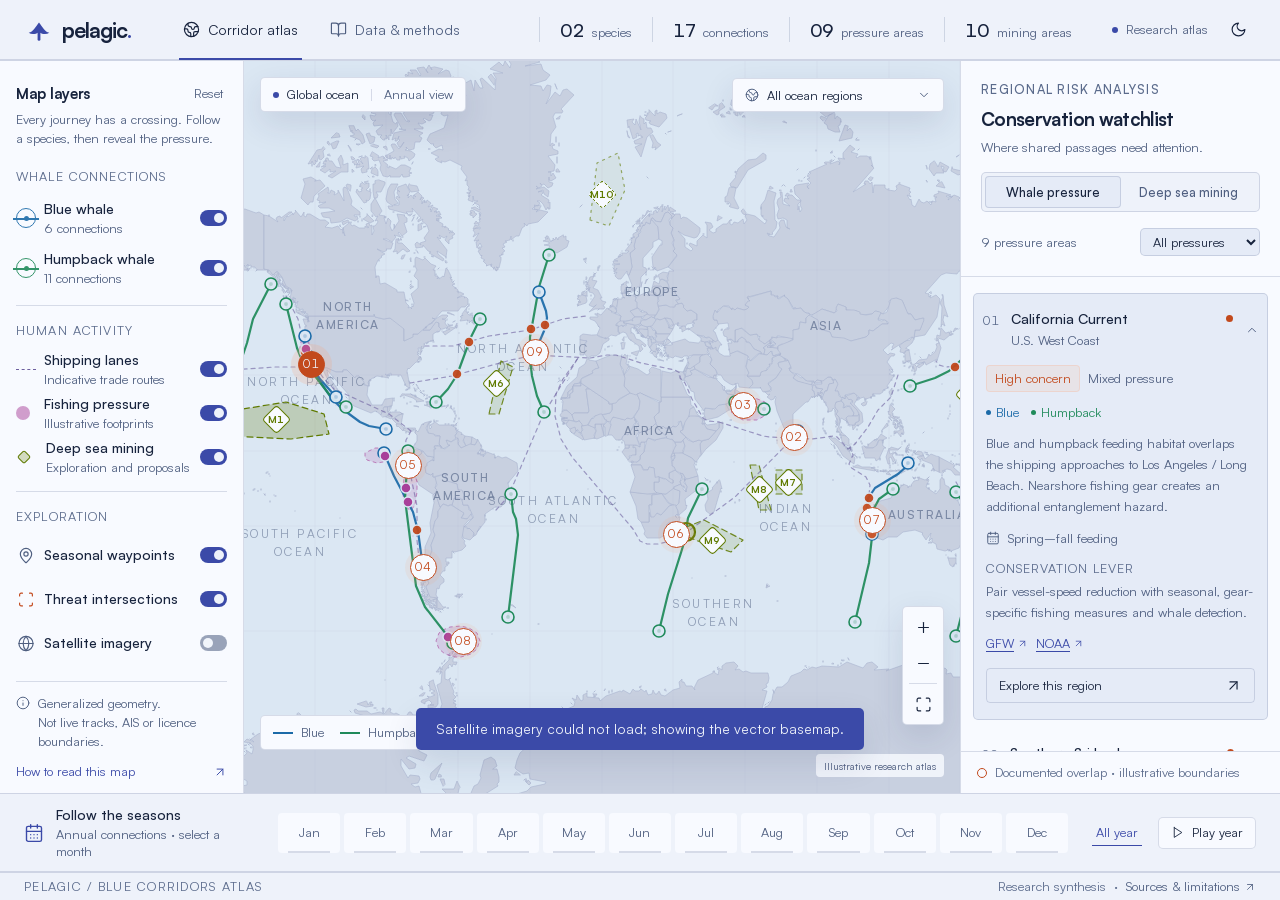
<file: index.html>
<!doctype html>
<html lang="en" data-theme="dark">
<head><meta charset="UTF-8"><meta name="viewport" content="width=device-width,initial-scale=1"><meta name="theme-color" content="#121d1c"><title>Pelagic — Whale Corridor Atlas</title><meta name="description" content="An interactive research atlas of blue and humpback whale migration, commercial shipping, fishing and deep sea mining pressures."><link rel="icon" href="favicon.svg" type="image/svg+xml"><link rel="stylesheet" href="css/fonts.css"><link rel="stylesheet" href="vendor/leaflet.css"><link rel="stylesheet" href="css/style.css"><script src="vendor/leaflet.js" defer></script><script src="vendor/lucide.js" defer></script><script src="js/data.js" defer></script><script src="js/geo.js" defer></script><script src="js/mining.js" defer></script><script src="js/mining-geo.js" defer></script><script src="js/app.js" defer></script><script>if(/[?&]embed(=|&|$)/.test(location.search))document.documentElement.classList.add('embed')</script></head>
<body>
<a class="skip-link" href="#map-main">Skip to map</a>
<div class="app">
<header class="topbar"><h1 class="sr-only">Pelagic whale corridor atlas</h1>
 <a class="brand" href="#" aria-label="Pelagic home"><svg aria-label="Pelagic logo" width="30" height="30" viewBox="0 0 32 32" fill="none"><path d="M5 19C10 18 12 13 16 8C20 13 22 18 27 19C24 21 20 21 16 18C12 21 8 21 5 19Z" fill="currentColor"/><path d="M16 18V26" stroke="currentColor" stroke-width="3" stroke-linecap="round"/></svg><span>pelagic<span class="brand-dot">.</span></span></a>
 <nav class="main-nav" aria-label="Main navigation"><button class="nav-link active" id="atlas-nav"><i data-lucide="globe-2"></i>Corridor atlas</button><button class="nav-link" data-modal="methods"><i data-lucide="book-open"></i>Data & methods</button></nav>
 <div class="summary" aria-label="Atlas summary"><div><strong id="species-count">02</strong><span>species</span></div><div><strong id="corridor-count">17</strong><span>connections</span></div><div><strong id="risk-count">09</strong><span>pressure areas</span></div><div><strong id="mine-count">10</strong><span>mining areas</span></div></div><div class="header-actions"><span class="research-tag"><span></span>Research atlas</span><button class="icon-button" id="theme-button" title="Switch color theme" aria-label="Switch color theme"><i data-lucide="sun"></i></button></div>
</header>

<main class="workspace" id="map-main">
  <aside class="layers-panel" id="layers-panel" aria-label="Map layers">
   <div class="panel-title"><h2>Map layers</h2><button class="text-button" id="reset-layers">Reset</button><button class="icon-button mobile-close" id="close-layers" aria-label="Close layer panel"><i data-lucide="x"></i></button></div>
   <p class="panel-helper">Every journey has a crossing. Follow a species, then reveal the pressure.</p>
   <h3 class="group-label">WHALE CONNECTIONS</h3>
   <label class="layer-item"><span class="species-swatch blue"></span><span class="layer-copy"><strong>Blue whale</strong><small><span id="blue-count">6</span> connections</small></span><input type="checkbox" id="layer-blue" checked><span class="toggle" aria-hidden="true"></span></label>
   <label class="layer-item"><span class="species-swatch humpback"></span><span class="layer-copy"><strong>Humpback whale</strong><small><span id="humpback-count">11</span> connections</small></span><input type="checkbox" id="layer-humpback" checked><span class="toggle" aria-hidden="true"></span></label>
   <div class="layer-rule"></div><h3 class="group-label">HUMAN ACTIVITY</h3>
   <label class="layer-item compact"><span class="line-key shipping"></span><span class="layer-copy"><strong>Shipping lanes</strong><small>Indicative trade routes</small></span><input type="checkbox" id="layer-shipping" checked><span class="toggle" aria-hidden="true"></span></label>
   <label class="layer-item compact"><span class="spot-key fishing"></span><span class="layer-copy"><strong>Fishing pressure</strong><small>Illustrative footprints</small></span><input type="checkbox" id="layer-fishing" checked><span class="toggle" aria-hidden="true"></span></label>
   <label class="layer-item compact"><span class="diamond-key mining"></span><span class="layer-copy"><strong>Deep sea mining</strong><small>Exploration and proposals</small></span><input type="checkbox" id="layer-mining" checked><span class="toggle" aria-hidden="true"></span></label>
   <div class="layer-rule"></div><h3 class="group-label">EXPLORATION</h3>
   <label class="layer-item compact"><i data-lucide="map-pin" class="layer-icon"></i><span class="layer-copy"><strong>Seasonal waypoints</strong></span><input type="checkbox" id="layer-waypoints" checked><span class="toggle" aria-hidden="true"></span></label>
   <label class="layer-item compact"><i data-lucide="scan" class="layer-icon threat"></i><span class="layer-copy"><strong>Threat intersections</strong></span><input type="checkbox" id="layer-threats" checked><span class="toggle" aria-hidden="true"></span></label>
      <label class="layer-item compact"><i data-lucide="globe" class="layer-icon"></i><span class="layer-copy"><strong>Satellite imagery</strong></span><input type="checkbox" id="layer-sat" checked><span class="toggle" aria-hidden="true"></span></label>
   <div class="layer-notice"><i data-lucide="info"></i><span>Generalized geometry.<br>Not live tracks, AIS or licence boundaries.</span></div>
   <button class="method-link" data-modal="methods">How to read this map <i data-lucide="arrow-up-right"></i></button>
  </aside>
 <section class="map-shell" aria-label="Interactive whale migration map">
  <div id="map" role="region" aria-label="World map. Drag to pan, scroll to zoom; use the watchlist to explore pressure areas."></div>
  <div class="map-filterbar"><div class="view-label"><span class="status-dot"></span><span id="view-title">Global ocean</span><span class="divider"></span><span id="view-season">Annual view</span></div><label class="region-select"><i data-lucide="globe-2"></i><select id="region" aria-label="Filter ocean region"><option value="Global">All ocean regions</option><option>North Pacific</option><option>North Atlantic</option><option>South Pacific</option><option>South Atlantic</option><option>Indian Ocean</option><option>Southern Ocean</option></select><i data-lucide="chevron-down"></i></label></div>

  <div class="mobile-map-buttons"><button class="button" id="show-layers"><i data-lucide="sliders-horizontal"></i>Layers</button><button class="button" id="show-risks"><i data-lucide="scan"></i>Watchlist</button></div>
  <div class="map-toolbar" aria-label="Map controls"><button id="zoom-in" class="icon-button" aria-label="Zoom in" title="Zoom in"><i data-lucide="plus"></i></button><button id="zoom-out" class="icon-button" aria-label="Zoom out" title="Zoom out"><i data-lucide="minus"></i></button><span></span><button id="reset-map" class="icon-button" aria-label="Reset global map" title="Reset global map"><i data-lucide="maximize"></i></button></div>
  <div class="map-bottom"><div class="map-legend"><span><b class="line-key blue"></b>Blue</span><span><b class="line-key humpback"></b>Humpback</span><span><b class="line-key shipping"></b>Shipping</span><span><b class="spot-key fishing"></b>Fishing</span><span><b class="diamond-key mining"></b>Mining</span><span class="key-detail">Dashed = resident</span></div><span class="map-scale-note"><span id="sat-credit">Sources: Esri, Maxar, Earthstar Geographics, and the GIS User Community</span><span id="atlas-note">Illustrative research atlas</span></span></div>
  <div class="map-loading" id="map-loading" role="status"><span class="spinner"></span>Loading map</div>
  <div class="map-empty" id="map-empty" hidden><i data-lucide="waves"></i><strong>No whale layers selected</strong><span>Turn on a species to follow its journey.</span><button class="button" id="restore-species">Show both species</button></div>
  <div class="map-error" id="map-error" hidden><strong>The map could not load</strong><p>The mapping library did not load. You can still explore the regional watchlist and sources.</p></div>
 </section>
 <aside class="risk-panel" id="risk-panel" aria-label="Regional risk analysis">
  <div class="risk-header"><div class="eyebrow">REGIONAL RISK ANALYSIS</div><div class="panel-title"><h2>Conservation watchlist</h2><button id="close-risks" class="icon-button mobile-close" aria-label="Close watchlist"><i data-lucide="x"></i></button></div><p id="panel-sub">Where shared passages need attention.</p><div class="seg" role="tablist" aria-label="Watchlist type"><button role="tab" id="seg-whale" aria-selected="true" class="active">Whale pressure</button><button role="tab" id="seg-mining" aria-selected="false">Deep sea mining</button></div><div class="risk-tools"><span id="watch-count">9 pressure areas</span><select id="threat-filter" aria-label="Filter by threat"><option value="all">All pressures</option><option value="ship">Shipping</option><option value="fish">Fishing</option><option value="mixed">Mixed pressure</option></select></div></div>
  <div class="risk-content"><div id="mine-intro" class="mine-intro" hidden></div><div id="risk-list" class="risk-list"></div><div class="watchlist-note"><i data-lucide="info"></i><span id="watch-note">Qualitative priorities drawn from cited sources, not a quantified risk model.</span></div></div>
  <div class="risk-footer" id="risk-footer"><span class="legend-ring"></span><span id="footer-text">Documented overlap · illustrative boundaries</span></div>
 </aside>
</main>
<section class="timeline" aria-label="Seasonal exploration"><div class="timeline-title"><i data-lucide="calendar-days"></i><div><h2>Follow the seasons</h2><p id="season-description">Annual connections · select a month</p></div></div><div class="month-row" id="months" aria-label="Select month"></div><div class="timeline-actions"><button class="text-button annual-button active" id="all-year" aria-pressed="true">All year</button><button class="button play-button" id="play" aria-label="Play seasonal animation"><i data-lucide="play"></i><span>Play year</span></button></div></section>
<footer class="footer"><span>PELAGIC / BLUE CORRIDORS ATLAS</span><span><span class="foot-note">Research synthesis</span><button data-modal="methods" class="text-button embed-only">About the map</button><a class="text-button embed-open" id="open-full" target="_blank" rel="noopener" hidden>Open full atlas <i data-lucide="arrow-up-right"></i></a><button data-modal="sources" class="text-button">Sources & limitations <i data-lucide="arrow-up-right"></i></button></span></footer>
</div>
<dialog id="info-dialog"><div class="dialog-head"><div><div class="eyebrow">THE SCIENCE BEHIND THE MAP</div><h2>Data, methods & limitations</h2></div><button class="icon-button" id="close-dialog" aria-label="Close data dialog"><i data-lucide="x"></i></button></div><div class="dialog-tabs"><button class="active" id="tab-methods">How to read</button><button id="tab-sources">Source library</button></div><div class="dialog-body" id="dialog-body"></div></dialog>
<div class="toast" id="toast" role="status" hidden></div>
</body></html>
</file>
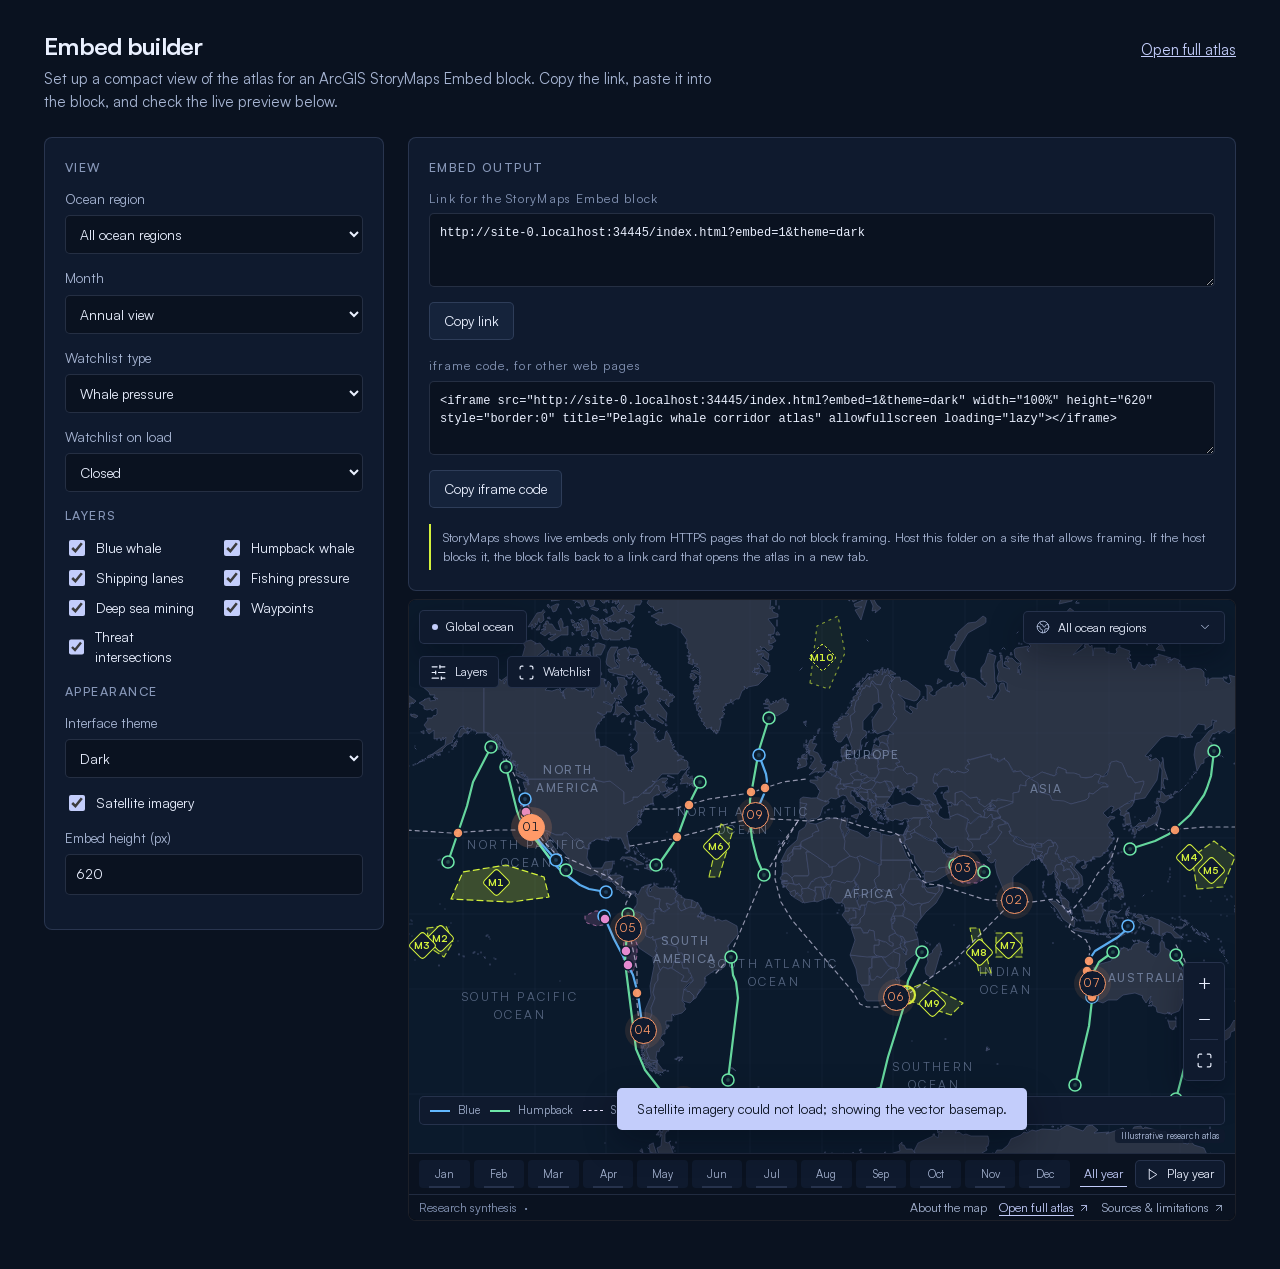
<file: embed-builder.html>
<!doctype html>
<html lang="en">
<head>
<meta charset="UTF-8">
<meta name="viewport" content="width=device-width,initial-scale=1">
<title>Embed builder · Pelagic Whale Corridor Atlas</title>
<link rel="icon" href="favicon.svg" type="image/svg+xml">
<link rel="stylesheet" href="css/fonts.css">
<style>
:root{--bg:#0a1220;--surface:#0f1a2e;--raised:#15233b;--text:#eaf0ff;--muted:#a7b5d3;--dim:#8797b8;--line:rgba(158,176,228,.18);--accent:#c3cdfb;--mining:#d4f23c}
*{box-sizing:border-box}
body{margin:0;background:var(--bg);color:var(--text);font-family:'Satoshi',system-ui,sans-serif;font-size:15px;line-height:1.5}
a{color:var(--accent)}
.wrap{max-width:1240px;margin:0 auto;padding:28px 24px 48px}
header{display:flex;justify-content:space-between;align-items:baseline;gap:16px;flex-wrap:wrap;margin-bottom:24px}
h1{font-size:1.5rem;font-weight:700;letter-spacing:-.03em;margin:0}
header p{color:var(--muted);margin:4px 0 0;max-width:62ch}
.grid{display:grid;grid-template-columns:340px minmax(0,1fr);gap:24px;align-items:start}
@media(max-width:900px){.grid{grid-template-columns:1fr}}
.panel{background:var(--surface);border:1px solid var(--line);border-radius:8px;padding:20px}
.panel h2{font-size:.78rem;letter-spacing:.12em;color:var(--dim);font-weight:500;margin:0 0 12px}
label.f{display:block;margin-bottom:14px;font-size:.85rem;color:var(--muted)}
select,input[type=number]{display:block;width:100%;margin-top:6px;padding:9px 10px;background:var(--bg);color:var(--text);border:1px solid var(--line);border-radius:5px;font:inherit}
.checks{display:grid;grid-template-columns:1fr 1fr;gap:8px 12px;margin-bottom:14px}
.checks label{display:flex;gap:8px;align-items:center;font-size:.85rem;color:var(--text)}
input[type=checkbox]{accent-color:var(--accent);width:16px;height:16px}
select:focus-visible,input:focus-visible,button:focus-visible{outline:2px solid var(--accent);outline-offset:2px}
.out label{display:block;font-size:.78rem;letter-spacing:.1em;color:var(--dim);margin:0 0 6px}
textarea{width:100%;min-height:74px;background:var(--bg);color:var(--text);border:1px solid var(--line);border-radius:5px;padding:10px;font:12px/1.5 ui-monospace,Menlo,monospace;resize:vertical}
.row{display:flex;gap:8px;align-items:center;margin:8px 0 16px;flex-wrap:wrap}
button.b{background:var(--raised);color:var(--text);border:1px solid var(--line);border-radius:5px;padding:8px 14px;font:inherit;font-size:.85rem;cursor:pointer}
button.b:hover{border-color:var(--accent)}
.note{font-size:.8rem;color:var(--muted);border-left:2px solid var(--mining);padding:4px 0 4px 12px;margin:16px 0 0}
.preview{margin-top:8px;border:1px solid var(--line);border-radius:8px;overflow:hidden;background:#000}
.preview iframe{display:block;width:100%;border:0}
.status{font-size:.8rem;color:var(--accent);min-height:1.2em}
</style>
</head>
<body>
<div class="wrap">
<header>
 <div><h1>Embed builder</h1><p>Set up a compact view of the atlas for an ArcGIS StoryMaps Embed block. Copy the link, paste it into the block, and check the live preview below.</p></div>
 <a href="index.html">Open full atlas</a>
</header>
<div class="grid">
 <section class="panel" aria-label="View options">
  <h2>VIEW</h2>
  <label class="f">Ocean region
   <select id="region"><option value="">All ocean regions</option><option>North Pacific</option><option>North Atlantic</option><option>South Pacific</option><option>South Atlantic</option><option>Indian Ocean</option><option>Southern Ocean</option></select></label>
  <label class="f">Month
   <select id="month"><option value="">Annual view</option><option value="1">January</option><option value="2">February</option><option value="3">March</option><option value="4">April</option><option value="5">May</option><option value="6">June</option><option value="7">July</option><option value="8">August</option><option value="9">September</option><option value="10">October</option><option value="11">November</option><option value="12">December</option></select></label>
  <label class="f">Watchlist type
   <select id="panel"><option value="">Whale pressure</option><option value="mining">Deep sea mining</option></select></label>
  <label class="f">Watchlist on load
   <select id="open"><option value="">Closed</option><option value="watchlist">Open watchlist</option><option value="layers">Open layers</option></select></label>
  <h2>LAYERS</h2>
  <div class="checks" id="layers">
   <label><input type="checkbox" value="blue" checked>Blue whale</label>
   <label><input type="checkbox" value="humpback" checked>Humpback whale</label>
   <label><input type="checkbox" value="shipping" checked>Shipping lanes</label>
   <label><input type="checkbox" value="fishing" checked>Fishing pressure</label>
   <label><input type="checkbox" value="mining" checked>Deep sea mining</label>
   <label><input type="checkbox" value="waypoints" checked>Waypoints</label>
   <label><input type="checkbox" value="threats" checked>Threat intersections</label>
  </div>
  <h2>APPEARANCE</h2>
  <label class="f">Interface theme
   <select id="theme"><option value="dark">Dark</option><option value="light">Light</option></select></label>
  <div class="checks"><label><input type="checkbox" id="sat" checked>Satellite imagery</label></div>
  <label class="f">Embed height (px)
   <input type="number" id="height" value="620" min="360" max="1200" step="20"></label>
 </section>
 <section aria-label="Embed output">
  <div class="panel out">
   <h2>EMBED OUTPUT</h2>
   <label for="url">Link for the StoryMaps Embed block</label>
   <textarea id="url" readonly></textarea>
   <div class="row"><button class="b" id="copy-url">Copy link</button><span class="status" id="status" role="status"></span></div>
   <label for="code">iframe code, for other web pages</label>
   <textarea id="code" readonly></textarea>
   <div class="row"><button class="b" id="copy-code">Copy iframe code</button></div>
   <p class="note">StoryMaps shows live embeds only from HTTPS pages that do not block framing. Host this folder on a site that allows framing. If the host blocks it, the block falls back to a link card that opens the atlas in a new tab.</p>
  </div>
  <div class="preview"><iframe id="preview" title="Embed preview" loading="lazy"></iframe></div>
 </section>
</div>
</div>
<script>
(function(){
 const $=id=>document.getElementById(id);
 const base=new URL('index.html',location.href).href;
 function build(){
  const p=new URLSearchParams();p.set('embed','1');
  if($('region').value)p.set('region',$('region').value);
  if($('month').value)p.set('month',$('month').value);
  if($('panel').value)p.set('panel',$('panel').value);
  if($('open').value)p.set('open',$('open').value);
  const boxes=[...document.querySelectorAll('#layers input')];const on=boxes.filter(b=>b.checked).map(b=>b.value);
  if(on.length<boxes.length)p.set('layers',on.join(','));
  p.set('theme',$('theme').value);
  if(!$('sat').checked)p.set('sat','0');
  const url=base+'?'+p.toString().replace(/%2C/g,',');
  const h=Math.min(1200,Math.max(360,parseInt($('height').value,10)||620));
  $('url').value=url;
  $('code').value='<iframe src="'+url+'" width="100%" height="'+h+'" style="border:0" title="Pelagic whale corridor atlas" allowfullscreen loading="lazy"></iframe>';
  $('preview').style.height=h+'px';
  if($('preview').dataset.src!==url){$('preview').dataset.src=url;$('preview').src=url;}
 }
 document.querySelectorAll('select,input').forEach(e=>e.addEventListener('change',build));
 $('height').addEventListener('input',build);
 function copy(id,msg){const t=$(id);t.select();(navigator.clipboard?navigator.clipboard.writeText(t.value):Promise.reject()).catch(()=>document.execCommand('copy')).finally(()=>{$('status').textContent=msg;setTimeout(()=>$('status').textContent='',2200);});}
 $('copy-url').addEventListener('click',()=>copy('url','Link copied'));
 $('copy-code').addEventListener('click',()=>copy('code','Embed code copied'));
 build();
})();
</script>
</body>
</html>
</file>
<file: css/fonts.css>
@font-face{font-family:Satoshi;src:url('../vendor/satoshi-400.woff2') format('woff2');font-weight:400;font-display:swap}
@font-face{font-family:Satoshi;src:url('../vendor/satoshi-500.woff2') format('woff2');font-weight:500;font-display:swap}
@font-face{font-family:Satoshi;src:url('../vendor/satoshi-700.woff2') format('woff2');font-weight:700;font-display:swap}
</file>
<file: vendor/leaflet.css>
/* required styles */

.leaflet-pane,
.leaflet-tile,
.leaflet-marker-icon,
.leaflet-marker-shadow,
.leaflet-tile-container,
.leaflet-pane > svg,
.leaflet-pane > canvas,
.leaflet-zoom-box,
.leaflet-image-layer,
.leaflet-layer {
	position: absolute;
	left: 0;
	top: 0;
	}
.leaflet-container {
	overflow: hidden;
	}
.leaflet-tile,
.leaflet-marker-icon,
.leaflet-marker-shadow {
	-webkit-user-select: none;
	   -moz-user-select: none;
	        user-select: none;
	  -webkit-user-drag: none;
	}
/* Prevents IE11 from highlighting tiles in blue */
.leaflet-tile::selection {
	background: transparent;
}
/* Safari renders non-retina tile on retina better with this, but Chrome is worse */
.leaflet-safari .leaflet-tile {
	image-rendering: -webkit-optimize-contrast;
	}
/* hack that prevents hw layers "stretching" when loading new tiles */
.leaflet-safari .leaflet-tile-container {
	width: 1600px;
	height: 1600px;
	-webkit-transform-origin: 0 0;
	}
.leaflet-marker-icon,
.leaflet-marker-shadow {
	display: block;
	}
/* .leaflet-container svg: reset svg max-width decleration shipped in Joomla! (joomla.org) 3.x */
/* .leaflet-container img: map is broken in FF if you have max-width: 100% on tiles */
.leaflet-container .leaflet-overlay-pane svg {
	max-width: none !important;
	max-height: none !important;
	}
.leaflet-container .leaflet-marker-pane img,
.leaflet-container .leaflet-shadow-pane img,
.leaflet-container .leaflet-tile-pane img,
.leaflet-container img.leaflet-image-layer,
.leaflet-container .leaflet-tile {
	max-width: none !important;
	max-height: none !important;
	width: auto;
	padding: 0;
	}

.leaflet-container img.leaflet-tile {
	/* See: https://bugs.chromium.org/p/chromium/issues/detail?id=600120 */
	mix-blend-mode: plus-lighter;
}

.leaflet-container.leaflet-touch-zoom {
	-ms-touch-action: pan-x pan-y;
	touch-action: pan-x pan-y;
	}
.leaflet-container.leaflet-touch-drag {
	-ms-touch-action: pinch-zoom;
	/* Fallback for FF which doesn't support pinch-zoom */
	touch-action: none;
	touch-action: pinch-zoom;
}
.leaflet-container.leaflet-touch-drag.leaflet-touch-zoom {
	-ms-touch-action: none;
	touch-action: none;
}
.leaflet-container {
	-webkit-tap-highlight-color: transparent;
}
.leaflet-container a {
	-webkit-tap-highlight-color: rgba(51, 181, 229, 0.4);
}
.leaflet-tile {
	filter: inherit;
	visibility: hidden;
	}
.leaflet-tile-loaded {
	visibility: inherit;
	}
.leaflet-zoom-box {
	width: 0;
	height: 0;
	-moz-box-sizing: border-box;
	     box-sizing: border-box;
	z-index: 800;
	}
/* workaround for https://bugzilla.mozilla.org/show_bug.cgi?id=888319 */
.leaflet-overlay-pane svg {
	-moz-user-select: none;
	}

.leaflet-pane         { z-index: 400; }

.leaflet-tile-pane    { z-index: 200; }
.leaflet-overlay-pane { z-index: 400; }
.leaflet-shadow-pane  { z-index: 500; }
.leaflet-marker-pane  { z-index: 600; }
.leaflet-tooltip-pane   { z-index: 650; }
.leaflet-popup-pane   { z-index: 700; }

.leaflet-map-pane canvas { z-index: 100; }
.leaflet-map-pane svg    { z-index: 200; }

.leaflet-vml-shape {
	width: 1px;
	height: 1px;
	}
.lvml {
	behavior: url(#default#VML);
	display: inline-block;
	position: absolute;
	}


/* control positioning */

.leaflet-control {
	position: relative;
	z-index: 800;
	pointer-events: visiblePainted; /* IE 9-10 doesn't have auto */
	pointer-events: auto;
	}
.leaflet-top,
.leaflet-bottom {
	position: absolute;
	z-index: 1000;
	pointer-events: none;
	}
.leaflet-top {
	top: 0;
	}
.leaflet-right {
	right: 0;
	}
.leaflet-bottom {
	bottom: 0;
	}
.leaflet-left {
	left: 0;
	}
.leaflet-control {
	float: left;
	clear: both;
	}
.leaflet-right .leaflet-control {
	float: right;
	}
.leaflet-top .leaflet-control {
	margin-top: 10px;
	}
.leaflet-bottom .leaflet-control {
	margin-bottom: 10px;
	}
.leaflet-left .leaflet-control {
	margin-left: 10px;
	}
.leaflet-right .leaflet-control {
	margin-right: 10px;
	}


/* zoom and fade animations */

.leaflet-fade-anim .leaflet-popup {
	opacity: 0;
	-webkit-transition: opacity 0.2s linear;
	   -moz-transition: opacity 0.2s linear;
	        transition: opacity 0.2s linear;
	}
.leaflet-fade-anim .leaflet-map-pane .leaflet-popup {
	opacity: 1;
	}
.leaflet-zoom-animated {
	-webkit-transform-origin: 0 0;
	    -ms-transform-origin: 0 0;
	        transform-origin: 0 0;
	}
svg.leaflet-zoom-animated {
	will-change: transform;
}

.leaflet-zoom-anim .leaflet-zoom-animated {
	-webkit-transition: -webkit-transform 0.25s cubic-bezier(0,0,0.25,1);
	   -moz-transition:    -moz-transform 0.25s cubic-bezier(0,0,0.25,1);
	        transition:         transform 0.25s cubic-bezier(0,0,0.25,1);
	}
.leaflet-zoom-anim .leaflet-tile,
.leaflet-pan-anim .leaflet-tile {
	-webkit-transition: none;
	   -moz-transition: none;
	        transition: none;
	}

.leaflet-zoom-anim .leaflet-zoom-hide {
	visibility: hidden;
	}


/* cursors */

.leaflet-interactive {
	cursor: pointer;
	}
.leaflet-grab {
	cursor: -webkit-grab;
	cursor:    -moz-grab;
	cursor:         grab;
	}
.leaflet-crosshair,
.leaflet-crosshair .leaflet-interactive {
	cursor: crosshair;
	}
.leaflet-popup-pane,
.leaflet-control {
	cursor: auto;
	}
.leaflet-dragging .leaflet-grab,
.leaflet-dragging .leaflet-grab .leaflet-interactive,
.leaflet-dragging .leaflet-marker-draggable {
	cursor: move;
	cursor: -webkit-grabbing;
	cursor:    -moz-grabbing;
	cursor:         grabbing;
	}

/* marker & overlays interactivity */
.leaflet-marker-icon,
.leaflet-marker-shadow,
.leaflet-image-layer,
.leaflet-pane > svg path,
.leaflet-tile-container {
	pointer-events: none;
	}

.leaflet-marker-icon.leaflet-interactive,
.leaflet-image-layer.leaflet-interactive,
.leaflet-pane > svg path.leaflet-interactive,
svg.leaflet-image-layer.leaflet-interactive path {
	pointer-events: visiblePainted; /* IE 9-10 doesn't have auto */
	pointer-events: auto;
	}

/* visual tweaks */

.leaflet-container {
	background: #ddd;
	outline-offset: 1px;
	}
.leaflet-container a {
	color: #0078A8;
	}
.leaflet-zoom-box {
	border: 2px dotted #38f;
	background: rgba(255,255,255,0.5);
	}


/* general typography */
.leaflet-container {
	font-family: "Helvetica Neue", Arial, Helvetica, sans-serif;
	font-size: 12px;
	font-size: 0.75rem;
	line-height: 1.5;
	}


/* general toolbar styles */

.leaflet-bar {
	box-shadow: 0 1px 5px rgba(0,0,0,0.65);
	border-radius: 4px;
	}
.leaflet-bar a {
	background-color: #fff;
	border-bottom: 1px solid #ccc;
	width: 26px;
	height: 26px;
	line-height: 26px;
	display: block;
	text-align: center;
	text-decoration: none;
	color: black;
	}
.leaflet-bar a,
.leaflet-control-layers-toggle {
	background-position: 50% 50%;
	background-repeat: no-repeat;
	display: block;
	}
.leaflet-bar a:hover,
.leaflet-bar a:focus {
	background-color: #f4f4f4;
	}
.leaflet-bar a:first-child {
	border-top-left-radius: 4px;
	border-top-right-radius: 4px;
	}
.leaflet-bar a:last-child {
	border-bottom-left-radius: 4px;
	border-bottom-right-radius: 4px;
	border-bottom: none;
	}
.leaflet-bar a.leaflet-disabled {
	cursor: default;
	background-color: #f4f4f4;
	color: #bbb;
	}

.leaflet-touch .leaflet-bar a {
	width: 30px;
	height: 30px;
	line-height: 30px;
	}
.leaflet-touch .leaflet-bar a:first-child {
	border-top-left-radius: 2px;
	border-top-right-radius: 2px;
	}
.leaflet-touch .leaflet-bar a:last-child {
	border-bottom-left-radius: 2px;
	border-bottom-right-radius: 2px;
	}

/* zoom control */

.leaflet-control-zoom-in,
.leaflet-control-zoom-out {
	font: bold 18px 'Lucida Console', Monaco, monospace;
	text-indent: 1px;
	}

.leaflet-touch .leaflet-control-zoom-in, .leaflet-touch .leaflet-control-zoom-out  {
	font-size: 22px;
	}


/* layers control */

.leaflet-control-layers {
	box-shadow: 0 1px 5px rgba(0,0,0,0.4);
	background: #fff;
	border-radius: 5px;
	}
.leaflet-control-layers-toggle {
	background-image: url(images/layers.png);
	width: 36px;
	height: 36px;
	}
.leaflet-retina .leaflet-control-layers-toggle {
	background-image: url(images/layers-2x.png);
	background-size: 26px 26px;
	}
.leaflet-touch .leaflet-control-layers-toggle {
	width: 44px;
	height: 44px;
	}
.leaflet-control-layers .leaflet-control-layers-list,
.leaflet-control-layers-expanded .leaflet-control-layers-toggle {
	display: none;
	}
.leaflet-control-layers-expanded .leaflet-control-layers-list {
	display: block;
	position: relative;
	}
.leaflet-control-layers-expanded {
	padding: 6px 10px 6px 6px;
	color: #333;
	background: #fff;
	}
.leaflet-control-layers-scrollbar {
	overflow-y: scroll;
	overflow-x: hidden;
	padding-right: 5px;
	}
.leaflet-control-layers-selector {
	margin-top: 2px;
	position: relative;
	top: 1px;
	}
.leaflet-control-layers label {
	display: block;
	font-size: 13px;
	font-size: 1.08333em;
	}
.leaflet-control-layers-separator {
	height: 0;
	border-top: 1px solid #ddd;
	margin: 5px -10px 5px -6px;
	}

/* Default icon URLs */
.leaflet-default-icon-path { /* used only in path-guessing heuristic, see L.Icon.Default */
	background-image: url(images/marker-icon.png);
	}


/* attribution and scale controls */

.leaflet-container .leaflet-control-attribution {
	background: #fff;
	background: rgba(255, 255, 255, 0.8);
	margin: 0;
	}
.leaflet-control-attribution,
.leaflet-control-scale-line {
	padding: 0 5px;
	color: #333;
	line-height: 1.4;
	}
.leaflet-control-attribution a {
	text-decoration: none;
	}
.leaflet-control-attribution a:hover,
.leaflet-control-attribution a:focus {
	text-decoration: underline;
	}
.leaflet-attribution-flag {
	display: inline !important;
	vertical-align: baseline !important;
	width: 1em;
	height: 0.6669em;
	}
.leaflet-left .leaflet-control-scale {
	margin-left: 5px;
	}
.leaflet-bottom .leaflet-control-scale {
	margin-bottom: 5px;
	}
.leaflet-control-scale-line {
	border: 2px solid #777;
	border-top: none;
	line-height: 1.1;
	padding: 2px 5px 1px;
	white-space: nowrap;
	-moz-box-sizing: border-box;
	     box-sizing: border-box;
	background: rgba(255, 255, 255, 0.8);
	text-shadow: 1px 1px #fff;
	}
.leaflet-control-scale-line:not(:first-child) {
	border-top: 2px solid #777;
	border-bottom: none;
	margin-top: -2px;
	}
.leaflet-control-scale-line:not(:first-child):not(:last-child) {
	border-bottom: 2px solid #777;
	}

.leaflet-touch .leaflet-control-attribution,
.leaflet-touch .leaflet-control-layers,
.leaflet-touch .leaflet-bar {
	box-shadow: none;
	}
.leaflet-touch .leaflet-control-layers,
.leaflet-touch .leaflet-bar {
	border: 2px solid rgba(0,0,0,0.2);
	background-clip: padding-box;
	}


/* popup */

.leaflet-popup {
	position: absolute;
	text-align: center;
	margin-bottom: 20px;
	}
.leaflet-popup-content-wrapper {
	padding: 1px;
	text-align: left;
	border-radius: 12px;
	}
.leaflet-popup-content {
	margin: 13px 24px 13px 20px;
	line-height: 1.3;
	font-size: 13px;
	font-size: 1.08333em;
	min-height: 1px;
	}
.leaflet-popup-content p {
	margin: 17px 0;
	margin: 1.3em 0;
	}
.leaflet-popup-tip-container {
	width: 40px;
	height: 20px;
	position: absolute;
	left: 50%;
	margin-top: -1px;
	margin-left: -20px;
	overflow: hidden;
	pointer-events: none;
	}
.leaflet-popup-tip {
	width: 17px;
	height: 17px;
	padding: 1px;

	margin: -10px auto 0;
	pointer-events: auto;

	-webkit-transform: rotate(45deg);
	   -moz-transform: rotate(45deg);
	    -ms-transform: rotate(45deg);
	        transform: rotate(45deg);
	}
.leaflet-popup-content-wrapper,
.leaflet-popup-tip {
	background: white;
	color: #333;
	box-shadow: 0 3px 14px rgba(0,0,0,0.4);
	}
.leaflet-container a.leaflet-popup-close-button {
	position: absolute;
	top: 0;
	right: 0;
	border: none;
	text-align: center;
	width: 24px;
	height: 24px;
	font: 16px/24px Tahoma, Verdana, sans-serif;
	color: #757575;
	text-decoration: none;
	background: transparent;
	}
.leaflet-container a.leaflet-popup-close-button:hover,
.leaflet-container a.leaflet-popup-close-button:focus {
	color: #585858;
	}
.leaflet-popup-scrolled {
	overflow: auto;
	}

.leaflet-oldie .leaflet-popup-content-wrapper {
	-ms-zoom: 1;
	}
.leaflet-oldie .leaflet-popup-tip {
	width: 24px;
	margin: 0 auto;

	-ms-filter: "progid:DXImageTransform.Microsoft.Matrix(M11=0.70710678, M12=0.70710678, M21=-0.70710678, M22=0.70710678)";
	filter: progid:DXImageTransform.Microsoft.Matrix(M11=0.70710678, M12=0.70710678, M21=-0.70710678, M22=0.70710678);
	}

.leaflet-oldie .leaflet-control-zoom,
.leaflet-oldie .leaflet-control-layers,
.leaflet-oldie .leaflet-popup-content-wrapper,
.leaflet-oldie .leaflet-popup-tip {
	border: 1px solid #999;
	}


/* div icon */

.leaflet-div-icon {
	background: #fff;
	border: 1px solid #666;
	}


/* Tooltip */
/* Base styles for the element that has a tooltip */
.leaflet-tooltip {
	position: absolute;
	padding: 6px;
	background-color: #fff;
	border: 1px solid #fff;
	border-radius: 3px;
	color: #222;
	white-space: nowrap;
	-webkit-user-select: none;
	-moz-user-select: none;
	-ms-user-select: none;
	user-select: none;
	pointer-events: none;
	box-shadow: 0 1px 3px rgba(0,0,0,0.4);
	}
.leaflet-tooltip.leaflet-interactive {
	cursor: pointer;
	pointer-events: auto;
	}
.leaflet-tooltip-top:before,
.leaflet-tooltip-bottom:before,
.leaflet-tooltip-left:before,
.leaflet-tooltip-right:before {
	position: absolute;
	pointer-events: none;
	border: 6px solid transparent;
	background: transparent;
	content: "";
	}

/* Directions */

.leaflet-tooltip-bottom {
	margin-top: 6px;
}
.leaflet-tooltip-top {
	margin-top: -6px;
}
.leaflet-tooltip-bottom:before,
.leaflet-tooltip-top:before {
	left: 50%;
	margin-left: -6px;
	}
.leaflet-tooltip-top:before {
	bottom: 0;
	margin-bottom: -12px;
	border-top-color: #fff;
	}
.leaflet-tooltip-bottom:before {
	top: 0;
	margin-top: -12px;
	margin-left: -6px;
	border-bottom-color: #fff;
	}
.leaflet-tooltip-left {
	margin-left: -6px;
}
.leaflet-tooltip-right {
	margin-left: 6px;
}
.leaflet-tooltip-left:before,
.leaflet-tooltip-right:before {
	top: 50%;
	margin-top: -6px;
	}
.leaflet-tooltip-left:before {
	right: 0;
	margin-right: -12px;
	border-left-color: #fff;
	}
.leaflet-tooltip-right:before {
	left: 0;
	margin-left: -12px;
	border-right-color: #fff;
	}

/* Printing */

@media print {
	/* Prevent printers from removing background-images of controls. */
	.leaflet-control {
		-webkit-print-color-adjust: exact;
		print-color-adjust: exact;
		}
	}
</file>
<file: css/style.css>
:root{--font-body:'Satoshi',sans-serif;--font-display:'Satoshi',sans-serif;--text-xs:clamp(.75rem,.73rem + .08vw,.8rem);--text-sm:clamp(.8125rem,.79rem + .1vw,.875rem);--text-base:clamp(.875rem,.85rem + .12vw,.9375rem);--text-lg:clamp(1.125rem,1rem + .2vw,1.25rem);--text-xl:clamp(1.25rem,1.1rem + .3vw,1.5rem);--space-1:4px;--space-2:8px;--space-3:12px;--space-4:16px;--space-5:20px;--space-6:24px;--space-8:32px;--space-10:40px;--radius-sm:5px;--radius-md:8px;--bg:#0a1220;--surface:#0f1a2e;--raised:#15233b;--ocean:#0b1a2c;--land:#2b3445;--map-border:#4b5578;--text:#eaf0ff;--muted:#a7b5d3;--dim:#8797b8;--line:rgba(158,176,228,.16);--accent:#c3cdfb;--accent-rgb:195,205,251;--blue:#62b8ff;--humpback:#6ee7a8;--shipping:#e9e4ff;--fishing:#e58ad0;--risk:#ff9a68;--mining:#d4f23c;--shadow:0 12px 32px rgba(2,6,16,.35);color-scheme:dark}
[data-theme="light"]{--bg:#eef2fa;--surface:#f8faff;--raised:#e5ebf7;--ocean:#dbe7f3;--land:#c8d0e0;--map-border:#aab4cf;--text:#17233d;--muted:#4f5f80;--dim:#5b6b8c;--line:rgba(40,60,110,.16);--accent:#3b4aa8;--accent-rgb:59,74,168;--blue:#1b6aa8;--humpback:#1f8a5a;--shipping:#6d5f9e;--fishing:#a8409a;--risk:#c2491c;--mining:#5f7a00;--shadow:0 12px 32px rgba(30,45,90,.12);color-scheme:light}
*{box-sizing:border-box}html,body{height:100%;margin:0}body{background:var(--bg);font-family:var(--font-body);font-size:var(--text-base);color:var(--text);overflow:hidden;-webkit-font-smoothing:antialiased}button,input,select{font:inherit}button,a,select,input{ -webkit-tap-highlight-color:transparent}button{color:inherit;cursor:pointer;border:0;background:none}a{color:inherit;text-decoration:none}button:focus-visible,a:focus-visible,select:focus-visible,input:focus-visible{outline:2px solid var(--accent);outline-offset:4px}button:hover{color:var(--accent)}h1,h2,h3,p{margin:0}h1,h2{font-weight:700;letter-spacing:-.035em}h1{font-size:var(--text-xl);line-height:1.2}h2{font-size:var(--text-lg)}h3{font-size:var(--text-sm)}svg.lucide{width:17px;height:17px;stroke-width:1.65;flex-shrink:0}.icon-button{display:grid;place-items:center;width:36px;height:36px;border-radius:var(--radius-sm);flex-shrink:0}.icon-button:hover{background:var(--raised)}.button{display:inline-flex;align-items:center;gap:var(--space-2);border:1px solid var(--line);border-radius:var(--radius-sm);padding:var(--space-2) var(--space-3);font-size:var(--text-sm);background:var(--surface);white-space:nowrap}.button:hover{border-color:var(--accent);background:var(--raised)}.text-button{font-size:var(--text-xs);color:var(--muted);padding:var(--space-1);display:inline-flex;gap:var(--space-1);align-items:center}.eyebrow,.group-label{font-size:var(--text-xs);letter-spacing:.1em;font-weight:500;color:var(--dim)}.skip-link{position:absolute;top:-100px;background:var(--accent);color:var(--bg);z-index:100;padding:var(--space-4)}.skip-link:focus{top:8px}.app{height:100dvh;min-height:650px;display:grid;grid-template-rows:66px 111px minmax(0,1fr) 119px 30px}.topbar{display:flex;align-items:center;padding:0 var(--space-8);gap:var(--space-10);border-bottom:1px solid var(--line)}.brand{display:flex;align-items:center;gap:var(--space-2);font-weight:700;letter-spacing:-.045em;font-size:var(--text-xl)}.brand>svg{color:var(--accent)}.brand-dot{color:var(--accent)}.main-nav{display:flex;align-self:stretch;gap:var(--space-6);margin-left:var(--space-4)}.nav-link{position:relative;display:flex;align-items:center;gap:var(--space-2);color:var(--muted);font-size:var(--text-sm);padding:0 var(--space-1)}.nav-link.active{color:var(--text)}.nav-link.active:after{content:'';position:absolute;bottom:-1px;left:0;right:0;height:2px;background:var(--accent)}.header-actions{margin-left:auto;display:flex;align-items:center;gap:var(--space-4)}.research-tag{color:var(--muted);font-size:var(--text-xs);display:flex;gap:var(--space-2);align-items:center}.research-tag>span,.status-dot{height:6px;width:6px;background:var(--accent);border-radius:50%;display:inline-block}.overview{display:flex;align-items:center;justify-content:space-between;padding:var(--space-5) var(--space-8)}.page-heading .eyebrow{margin-bottom:var(--space-2)}.page-heading p{font-size:var(--text-sm);color:var(--muted);margin-top:var(--space-2)}.summary{display:flex;gap:var(--space-8);align-self:stretch;padding:var(--space-3) var(--space-2)}.summary>div{min-width:100px;display:flex;flex-direction:column;justify-content:center;gap:var(--space-1);padding-left:var(--space-6);border-left:1px solid var(--line)}.summary strong{font-size:var(--text-xl);font-weight:500;letter-spacing:-.04em;font-variant-numeric:tabular-nums}.summary span{font-size:var(--text-xs);color:var(--muted)}.workspace{display:grid;grid-template-columns:minmax(0,1fr) 320px;border-top:1px solid var(--line);border-bottom:1px solid var(--line);min-height:0}.map-shell{position:relative;overflow:hidden;background:var(--ocean)}#map{position:absolute;inset:0;z-index:0}.maplibregl-canvas:focus{outline:none}.maplibregl-ctrl-bottom-right{bottom:0}.maplibregl-ctrl-attrib{font-size:10px;background:transparent;color:var(--dim);padding-right:12px}.maplibregl-ctrl-attrib a{color:var(--dim)}.maplibregl-ctrl-attrib-inner{display:none}.map-filterbar{position:absolute;top:var(--space-5);left:var(--space-5);right:var(--space-5);z-index:3;display:flex;align-items:center;justify-content:space-between;gap:var(--space-4);pointer-events:none}.map-filterbar>*{pointer-events:auto}.view-label{display:flex;align-items:center;gap:var(--space-2);font-size:var(--text-xs);color:var(--text);padding:var(--space-2) var(--space-3);border-radius:var(--radius-sm);background:var(--surface);border:1px solid var(--line);box-shadow:var(--shadow)}.view-label #view-season{color:var(--muted)}.divider{height:12px;width:1px;background:var(--line);margin:0 var(--space-1)}.region-select{display:flex;align-items:center;gap:var(--space-2);padding:var(--space-2) var(--space-3);background:var(--surface);border:1px solid var(--line);border-radius:var(--radius-sm);color:var(--muted);box-shadow:var(--shadow)}.region-select select{width:142px;border:0;background:transparent;color:var(--text);font-size:var(--text-xs);appearance:none;cursor:pointer}.region-select .lucide{width:14px;height:14px}.layers-panel{width:226px;position:absolute;left:var(--space-5);top:74px;z-index:4;border:1px solid var(--line);background:var(--surface);border-radius:var(--radius-md);padding:var(--space-4);box-shadow:var(--shadow)}.panel-title{display:flex;justify-content:space-between;align-items:center}.layers-panel h2{font-size:var(--text-base);letter-spacing:-.02em}.panel-helper{font-size:var(--text-xs);line-height:1.5;color:var(--muted);margin:var(--space-1) 0 var(--space-5)}.group-label{font-size:var(--text-xs);margin-bottom:var(--space-2);letter-spacing:.09em;font-weight:400}.layer-item{display:flex;gap:var(--space-2);align-items:center;position:relative;cursor:pointer;min-height:53px}.layer-copy{display:flex;flex-direction:column;gap:2px;flex:1}.layer-copy strong{font-size:var(--text-sm);font-weight:500;white-space:nowrap}.layer-copy small{font-size:var(--text-xs);color:var(--muted);line-height:1.3}.layer-item input{position:absolute;right:0;opacity:0;width:32px;height:32px;cursor:pointer}.toggle{width:27px;height:16px;background:var(--dim);opacity:.6;border-radius:12px;position:relative;flex-shrink:0;transition:background .2s,opacity .2s}.toggle:after{position:absolute;content:'';width:10px;height:10px;border-radius:50%;left:3px;top:3px;background:var(--bg);transition:transform .2s}.layer-item input:checked+.toggle{background:var(--accent);opacity:1}.layer-item input:checked+.toggle:after{transform:translateX(11px)}.layer-item input:focus-visible+.toggle{outline:2px solid var(--accent);outline-offset:4px}.species-swatch{position:relative;height:20px;width:20px;display:grid;place-items:center;flex-shrink:0;border:1px solid currentColor;border-radius:50%;opacity:.9}.species-swatch:before{content:'';position:absolute;left:-4px;right:-4px;top:9px;border-top:2px solid currentColor}.species-swatch:after{content:'';height:5px;width:5px;border-radius:50%;background:currentColor}.blue{color:var(--blue)}.humpback{color:var(--humpback)}.shipping{color:var(--shipping)}.fishing{color:var(--fishing)}.line-key{display:inline-block;width:20px;height:0;border-top:2px solid currentColor;flex-shrink:0}.line-key.shipping{border-top:1px dashed currentColor}.spot-key{height:14px;width:14px;border-radius:50%;background:currentColor;opacity:.5;display:inline-block;flex-shrink:0;margin-right:6px}.layer-rule{border-top:1px solid var(--line);margin:var(--space-3) 0 var(--space-4)}.layer-icon{width:20px!important;color:var(--muted)}.layer-icon.threat{color:var(--risk)}.layer-item.compact{min-height:42px}.layer-notice{display:flex;gap:var(--space-2);color:var(--muted);font-size:var(--text-xs);line-height:1.5;margin-top:var(--space-4);padding-top:var(--space-3);border-top:1px solid var(--line)}.layer-notice .lucide{height:14px;width:14px;margin-top:2px}.method-link{display:flex;align-items:center;justify-content:space-between;width:100%;font-size:var(--text-xs);padding:var(--space-3) 0 0;color:var(--accent)}.method-link .lucide{width:14px;height:14px}.map-toolbar{position:absolute;z-index:3;right:var(--space-5);bottom:74px;display:flex;flex-direction:column;background:var(--surface);border:1px solid var(--line);border-radius:var(--radius-sm);padding:2px;box-shadow:var(--shadow)}.map-toolbar>span{height:1px;background:var(--line);margin:2px var(--space-1)}.map-bottom{position:absolute;bottom:var(--space-4);left:var(--space-5);right:var(--space-5);display:flex;align-items:center;gap:var(--space-3);z-index:3;pointer-events:none}.map-legend{display:flex;gap:var(--space-4);align-items:center;flex-wrap:wrap;font-size:var(--text-xs);color:var(--muted);background:var(--surface);border:1px solid var(--line);padding:var(--space-2) var(--space-3);border-radius:var(--radius-sm)}.map-legend>span{display:flex;align-items:center;gap:var(--space-2)}.map-legend .spot-key{width:9px;height:9px;margin:0}.key-detail{font-size:var(--text-xs);color:var(--dim)}.map-scale-note{font-size:var(--text-xs);color:var(--muted);margin-left:auto;white-space:nowrap}.risk-panel{border-left:1px solid var(--line);background:var(--surface);display:flex;flex-direction:column;overflow:hidden;min-height:0}.risk-header{padding:var(--space-5);border-bottom:1px solid var(--line)}.risk-header .eyebrow{margin-bottom:var(--space-2);font-size:var(--text-xs)}.risk-header h2{font-size:var(--text-lg);white-space:nowrap}.risk-header p{color:var(--muted);font-size:var(--text-xs);margin-top:var(--space-2)}.risk-tools{margin-top:var(--space-5);display:flex;justify-content:space-between;align-items:center;font-size:var(--text-xs);color:var(--muted)}.risk-tools select{font-size:var(--text-xs);background:var(--raised);border:1px solid var(--line);border-radius:var(--radius-sm);color:var(--text);padding:var(--space-1) var(--space-2);max-width:120px;cursor:pointer}.risk-content{flex:1;min-height:0;overflow:auto;overscroll-behavior:contain;scrollbar-width:thin;scrollbar-color:var(--map-border) transparent}.risk-list{padding:var(--space-2) var(--space-3)}.risk-card{border-bottom:1px solid var(--line);transition:background .2s}.risk-card:last-child{border:0}.risk-card.selected{border:1px solid var(--line);border-radius:var(--radius-sm);background:var(--raised);margin:var(--space-2) 0}.risk-row{width:100%;display:flex;gap:var(--space-3);align-items:center;text-align:left;padding:var(--space-4) var(--space-2)}.risk-number{color:var(--dim);font-size:var(--text-xs);font-variant-numeric:tabular-nums;align-self:flex-start;margin-top:2px}.risk-row-copy{flex:1;min-width:0}.risk-row strong{font-size:var(--text-sm);font-weight:500;display:block}.risk-row small{display:block;color:var(--muted);font-size:var(--text-xs);margin-top:var(--space-1)}.risk-row .lucide{width:14px;height:14px;color:var(--muted)}.risk-status{display:block;width:7px;height:7px;background:var(--risk);border-radius:50%;align-self:flex-start;margin-top:5px}.risk-status.elevated{background:var(--shipping)}.risk-detail{padding:0 var(--space-3) var(--space-4)}.risk-badges{display:flex;gap:var(--space-2);align-items:center;font-size:var(--text-xs);margin-bottom:var(--space-3);flex-wrap:wrap}.risk-badge{background:rgba(255,154,104,.1);color:var(--risk);padding:var(--space-1) var(--space-2);border-radius:4px;border:1px solid rgba(255,154,104,.2)}.risk-threat{color:var(--muted)}.risk-detail p{font-size:var(--text-xs);line-height:1.65;color:var(--muted)}.species-mini{display:flex;gap:var(--space-3);font-size:var(--text-xs);margin-bottom:var(--space-3)}.species-mini span{display:flex;gap:5px;align-items:center}.species-mini b{height:5px;width:5px;background:currentColor;display:inline-block;border-radius:50%}.detail-season{display:flex;align-items:flex-start;gap:var(--space-2);color:var(--muted);font-size:var(--text-xs);margin-top:var(--space-3);line-height:1.5}.detail-season .lucide{height:14px;width:14px;margin-top:2px}.action-label{font-size:var(--text-xs);color:var(--dim);margin:var(--space-3) 0 var(--space-1);letter-spacing:.08em}.source-links{display:flex;gap:var(--space-2);flex-wrap:wrap;font-size:var(--text-xs);margin-top:var(--space-3)}.source-links a{display:flex;gap:3px;align-items:center;color:var(--accent);text-decoration:underline;text-underline-offset:3px}.source-links .lucide{width:11px;height:11px}.explore-button{margin-top:var(--space-4);font-size:var(--text-xs);border:1px solid var(--line);width:100%;display:flex;justify-content:space-between;align-items:center;padding:var(--space-2) var(--space-3);border-radius:4px}.explore-button:hover{border-color:var(--accent)}.watchlist-note{display:flex;gap:var(--space-2);font-size:var(--text-xs);line-height:1.6;color:var(--dim);padding:var(--space-4) var(--space-5)}.watchlist-note .lucide{width:14px;height:14px;margin-top:2px}.risk-footer{border-top:1px solid var(--line);padding:var(--space-3) var(--space-4);font-size:var(--text-xs);color:var(--dim);display:flex;align-items:center;gap:var(--space-2)}.legend-ring{height:10px;width:10px;border:1px solid var(--risk);border-radius:50%;flex-shrink:0}.risk-empty{padding:var(--space-8) var(--space-4);font-size:var(--text-sm);color:var(--muted);line-height:1.7}.risk-empty strong{display:block;color:var(--text);margin-bottom:var(--space-2)}.timeline{padding:var(--space-4) var(--space-8) var(--space-3);background:var(--bg)}.timeline-heading{display:flex;justify-content:space-between;align-items:center;margin-bottom:var(--space-3)}.timeline-title{display:flex;gap:var(--space-3);align-items:center}.timeline-title>.lucide{width:20px;height:20px;color:var(--accent)}.timeline h2{font-size:var(--text-sm);font-weight:500;letter-spacing:0}.timeline p{font-size:var(--text-xs);color:var(--muted);margin-top:2px}.timeline-actions{display:flex;align-items:center;gap:var(--space-4)}.annual-button{border-bottom:1px solid transparent}.annual-button.active{color:var(--accent);border-color:var(--accent)}.play-button{padding:var(--space-2) var(--space-3);font-size:var(--text-xs);height:32px}.play-button .lucide{width:13px;height:13px}.month-row{display:grid;grid-template-columns:repeat(12,1fr);gap:var(--space-1)}.month-button{height:35px;border-radius:4px;position:relative;font-size:var(--text-xs);color:var(--muted);background:var(--surface);transition:background .2s,color .2s}.month-button:after{content:'';height:2px;position:absolute;left:10px;right:10px;bottom:0;background:var(--line)}.month-button:hover{background:var(--raised);color:var(--text)}.month-button.active{color:var(--text);background:var(--raised)}.month-button.active:after{background:var(--accent)}.footer{display:flex;justify-content:space-between;align-items:center;padding:0 var(--space-8);font-size:var(--text-xs);color:var(--dim);border-top:1px solid var(--line)}.footer>span:first-child{letter-spacing:.1em;font-size:var(--text-xs)}.footer>span:last-child{display:flex;align-items:center;gap:var(--space-1)}.footer .text-button{font-size:var(--text-xs);padding:0}.footer .lucide{width:12px;height:12px}.map-empty{position:absolute;left:52%;top:50%;width:265px;transform:translate(-50%,-50%);padding:var(--space-5);border-radius:var(--radius-md);border:1px solid var(--line);background:var(--surface);box-shadow:var(--shadow);z-index:6;text-align:center}.map-empty>*{margin:var(--space-2) auto}.map-empty strong,.map-empty span{display:block;font-size:var(--text-sm)}.map-empty span{color:var(--muted);font-size:var(--text-xs);line-height:1.5}.map-empty>.lucide{height:30px;width:30px;color:var(--accent)}.map-error{position:absolute;left:28%;right:12%;top:40%;padding:var(--space-6);background:var(--surface);z-index:6}.map-error p{font-size:var(--text-sm);color:var(--muted);line-height:1.7;margin-top:var(--space-3)}[hidden]{display:none!important}.mobile-close,.mobile-map-buttons{display:none}.map-label{font-family:var(--font-body);font-size:12px;pointer-events:none;letter-spacing:.12em;color:var(--dim);opacity:.7;text-align:center;text-transform:uppercase;font-weight:500;white-space:nowrap}.map-label.ocean{color:var(--dim);opacity:.6;font-size:12px;letter-spacing:.2em;font-weight:400}.map-label.zoomed-out{opacity:0}.risk-marker{font-size:12px;width:27px;height:27px;border:1px solid var(--risk);background:var(--surface);border-radius:50%;color:var(--risk);display:flex;align-items:center;justify-content:center;font-family:var(--font-body);font-variant-numeric:tabular-nums;box-shadow:0 0 0 5px rgba(255,154,104,.1);cursor:pointer;padding:0}.risk-marker.selected{color:var(--bg);background:var(--risk);box-shadow:0 0 0 7px rgba(255,154,104,.18)}.risk-marker:hover{transform:none;border-width:2px}.maplibregl-popup{max-width:280px!important;z-index:7}.leaflet-popup-content{color:var(--text)}.maplibregl-popup-tip{border-top-color:var(--surface)!important}.leaflet-popup-content strong{display:block;margin-bottom:var(--space-1);font-size:var(--text-sm);font-weight:500}.leaflet-popup-content span{display:block;color:var(--muted)}.leaflet-popup-content a{color:var(--accent);display:inline-block;margin-top:var(--space-2);text-decoration:underline;text-underline-offset:3px}.maplibregl-popup-close-button{font-size:20px;padding:2px 8px;color:var(--muted)}.maplibregl-canvas-container{cursor:grab}.maplibregl-canvas-container:active{cursor:grabbing}.toast{position:fixed;bottom:150px;left:50%;transform:translateX(-50%);z-index:20;background:var(--accent);color:var(--bg);font-size:var(--text-sm);padding:var(--space-3) var(--space-5);border-radius:var(--radius-sm);box-shadow:var(--shadow)}dialog{background:var(--surface);color:var(--text);border:1px solid var(--line);border-radius:12px;padding:0;max-width:740px;width:calc(100% - 40px);max-height:82dvh;box-shadow:var(--shadow)}dialog::backdrop{background:rgba(4,13,10,.7);backdrop-filter:blur(5px)}.dialog-head{display:flex;justify-content:space-between;align-items:center;padding:var(--space-6);border-bottom:1px solid var(--line);gap:var(--space-4)}.dialog-head h2{margin-top:var(--space-2);font-size:var(--text-xl)}.dialog-tabs{display:flex;gap:var(--space-6);padding:0 var(--space-6);border-bottom:1px solid var(--line)}.dialog-tabs button{padding:var(--space-4) 0;font-size:var(--text-sm);color:var(--muted);border-bottom:2px solid transparent}.dialog-tabs button.active{color:var(--accent);border-color:var(--accent)}.dialog-body{padding:var(--space-6);max-height:calc(82dvh - 175px);overflow:auto;overscroll-behavior:contain;font-size:var(--text-sm);line-height:1.7;color:var(--muted)}.dialog-body h3{font-size:var(--text-base);color:var(--text);margin-bottom:var(--space-2);font-weight:500}.dialog-body article{margin-bottom:var(--space-6)}.dialog-body article:last-child{margin-bottom:0}.dialog-body a{color:var(--accent);text-decoration:underline;text-underline-offset:3px}.dialog-callout{padding:var(--space-4);background:var(--raised);border:1px solid var(--line);border-radius:var(--radius-sm);margin-bottom:var(--space-6)}.source-entry{border-bottom:1px solid var(--line);padding-bottom:var(--space-4);margin-bottom:var(--space-4)!important}.source-entry .source-title{display:flex;justify-content:space-between;gap:var(--space-3);color:var(--text);font-size:var(--text-base)}.source-entry small{color:var(--dim);font-size:var(--text-xs);white-space:nowrap}.source-entry p{margin-top:var(--space-2)}.source-entry a{font-size:var(--text-xs)}
.sr-only{position:absolute;width:1px;height:1px;overflow:hidden;clip:rect(0 0 0 0);white-space:nowrap}
.app{grid-template-rows:60px minmax(0,1fr) 78px 28px;min-height:600px}
.topbar{padding:0 var(--space-6);gap:var(--space-8)}
.summary{padding:0;gap:var(--space-5);margin-left:auto;align-self:center}.summary>div{flex-direction:row;align-items:baseline;gap:var(--space-2);min-width:0;padding:0 0 0 var(--space-5);border-left:1px solid var(--line)}.summary strong{font-size:var(--text-lg)}.summary span{font-size:var(--text-xs)}
.header-actions{margin-left:var(--space-2);gap:var(--space-3)}
.workspace{grid-template-columns:244px minmax(0,1fr) 320px;border-top:1px solid var(--line)}
.layers-panel{position:static;width:auto;border:0;border-right:1px solid var(--line);border-radius:0;box-shadow:none;padding:var(--space-5) var(--space-4);overflow:auto;overscroll-behavior:contain;min-height:0;scrollbar-width:thin}
.layer-item{min-height:50px}.layer-item.compact{min-height:44px}
.map-filterbar{top:var(--space-4);left:var(--space-4);right:var(--space-4)}.map-bottom{left:var(--space-4);right:var(--space-4);bottom:var(--space-4)}.map-toolbar{right:var(--space-4);bottom:68px}
.timeline{display:grid;grid-template-columns:230px minmax(0,1fr) auto;gap:var(--space-6);align-items:center;padding:0 var(--space-6);border-bottom:1px solid var(--line);margin:0}
.timeline-heading{display:none}.timeline-title{margin:0}.month-row{min-width:0}.month-button{height:40px}.timeline-actions{gap:var(--space-4)}
.footer{padding:0 var(--space-6)}
@media(max-width:1180px){.workspace{grid-template-columns:216px minmax(0,1fr) 288px}.summary>div:nth-child(2){display:none}.topbar{gap:var(--space-5)}.timeline{grid-template-columns:200px minmax(0,1fr) auto;gap:var(--space-4);padding:0 var(--space-4)}.map-scale-note,.map-legend .key-detail,.research-tag{display:none}.layers-panel{padding:var(--space-4) var(--space-3)}.layer-copy strong{font-size:var(--text-sm)}}
@media(max-width:900px){.main-nav .nav-link:not(.active){font-size:0;width:34px}.main-nav .lucide{width:18px;height:18px}.summary{display:none}.header-actions{margin-left:auto}.workspace{grid-template-columns:minmax(0,1fr) 270px}.layers-panel{display:none}.mobile-map-buttons{display:flex;position:absolute;top:66px;left:var(--space-4);z-index:3;gap:var(--space-2)}.layers-panel.open{display:block;position:absolute;left:var(--space-4);top:108px;width:236px;max-height:calc(100% - 180px);z-index:9;border:1px solid var(--line);border-radius:var(--radius-md);box-shadow:var(--shadow)}.layers-panel .mobile-close{display:grid}.timeline{grid-template-columns:1fr auto;padding:var(--space-3) var(--space-4);gap:var(--space-2) var(--space-4)}.timeline .month-row{grid-column:1/-1;order:3}.timeline{height:auto}.app{grid-template-rows:60px minmax(0,1fr) 112px 28px}.month-button{height:34px}}
@media(max-width:760px){body{overflow:hidden}.app{min-height:620px;grid-template-rows:56px minmax(0,1fr) 124px 28px}.topbar{padding:0 var(--space-4)}.main-nav{display:none}.brand{margin-right:auto}.workspace{display:block;position:relative}.map-shell{height:100%}.map-filterbar{left:var(--space-3);right:var(--space-3);top:var(--space-3)}.region-select select{width:120px}.mobile-map-buttons{left:var(--space-3);top:60px}.layers-panel.open{left:var(--space-3);top:104px;width:min(250px,calc(100% - 24px));max-height:calc(100% - 180px)}.risk-panel{display:none;position:absolute;inset:0 0 0 auto;width:min(345px,calc(100% - 28px));z-index:10;box-shadow:var(--shadow)}.risk-panel.open{display:flex}.risk-panel .mobile-close{display:grid;width:30px;height:30px}.map-toolbar{right:var(--space-3);bottom:67px}.map-bottom{left:var(--space-3);right:var(--space-3);bottom:var(--space-3)}.map-legend{gap:var(--space-3);padding:var(--space-2);font-size:var(--text-xs)}.timeline{display:grid;grid-template-columns:1fr auto;padding:var(--space-2) var(--space-4)}.timeline-title>.lucide{display:none}.timeline h2{font-size:var(--text-sm)}.timeline p{max-width:215px;line-height:1.35}.month-row{grid-template-columns:repeat(6,1fr)}.month-button{height:30px}.play-button{padding:var(--space-2);height:30px}.play-button span{display:none}.footer{padding:0 var(--space-4)}.footer>span:first-child{display:none}.footer>span:last-child{width:100%;justify-content:space-between}.map-label{font-size:10px!important;letter-spacing:.06em}.map-empty{left:50%;width:235px}.toast{bottom:170px}.dialog-head{padding:var(--space-4)}.dialog-tabs{padding:0 var(--space-4)}.dialog-body{padding:var(--space-4)}.source-entry .source-title{flex-direction:column;gap:0}}

.view-label{white-space:nowrap}.foot-note::after{content:' ·';margin:0 var(--space-1)}
@media(max-width:760px){.view-label .divider,.view-label #view-season,.map-legend .key-detail,.foot-note::after{display:none}.map-legend{flex-wrap:nowrap;white-space:nowrap}.foot-note{color:var(--dim)}}
.map-loading{position:absolute;left:50%;top:50%;transform:translate(-50%,-50%);z-index:5;display:flex;gap:var(--space-3);align-items:center;font-size:var(--text-sm);color:var(--muted);background:var(--surface);border:1px solid var(--line);padding:var(--space-3) var(--space-4);border-radius:var(--radius-sm)}.spinner{width:14px;height:14px;border:2px solid var(--line);border-top-color:var(--accent);border-radius:50%;animation:spin 1s linear infinite}@keyframes spin{to{transform:rotate(360deg)}}

.leaflet-container{background:var(--ocean);font-family:var(--font-body);outline:0;-webkit-tap-highlight-color:transparent}.leaflet-container:focus-visible{outline:2px solid var(--accent);outline-offset:-2px}
.leaflet-interactive{cursor:pointer}.leaflet-grab{cursor:grab}.leaflet-dragging .leaflet-grab{cursor:grabbing}
path.land{fill:var(--land);fill-opacity:1;stroke:var(--map-border);stroke-width:.6}path.grid{stroke:var(--map-border);opacity:.22;fill:none}
path.ship{stroke:var(--shipping);stroke-opacity:.6;fill:none}path.fish{fill:var(--fishing);fill-opacity:.16;stroke:var(--fishing);stroke-opacity:.6}
path.cor{fill:none}path.cor.blue{stroke:var(--blue)}path.cor.humpback{stroke:var(--humpback)}path.hit{stroke:transparent;fill:none}
path.wp{fill:var(--ocean);fill-opacity:.95}path.wp.blue{stroke:var(--blue)}path.wp.humpback{stroke:var(--humpback)}path.wp-dot.blue{fill:var(--blue)}path.wp-dot.humpback{fill:var(--humpback)}
path.whale-dot{stroke:var(--text);fill-opacity:1}path.whale-dot.blue,path.whale-halo.blue{fill:var(--blue)}path.whale-dot.humpback,path.whale-halo.humpback{fill:var(--humpback)}path.whale-halo{fill-opacity:.22;stroke:none}
path.cross{fill:var(--risk);fill-opacity:.95;stroke:var(--ocean)}path.gearpt{fill:var(--fishing);fill-opacity:1;stroke:var(--ocean)}
.leaflet-div-icon{background:none;border:0}.leaflet-marker-icon{border:0;background:none}
.map-label{position:absolute;transform:translate(-50%,-50%);text-align:center}#map.zoom-far .map-label{opacity:0}
.leaflet-popup-content-wrapper{background:var(--surface);color:var(--text);border:1px solid var(--line);border-radius:var(--radius-md);box-shadow:var(--shadow);padding:0}.leaflet-popup-content{margin:var(--space-4)!important;font:var(--text-xs)/1.6 var(--font-body)!important;width:236px!important}.leaflet-popup-tip{background:var(--surface);border:1px solid var(--line)}.leaflet-container a.leaflet-popup-close-button{color:var(--muted);top:6px;right:6px;font-size:18px}
@media(prefers-reduced-motion:reduce){*,*::before,*::after{animation:none!important;transition:none!important;scroll-behavior:auto!important}}

.mining{color:var(--mining)}
.diamond-key{display:inline-block;width:11px;height:11px;transform:rotate(45deg);border:1.5px solid currentColor;background:color-mix(in srgb,currentColor 25%,transparent);flex-shrink:0;margin:0 7px 0 5px;border-radius:2px}
.map-legend .diamond-key{width:8px;height:8px;margin:0 3px 0 2px}
.layers-panel .diamond-key{margin:0 9px 0 3px;width:10px;height:10px}
path.mine{fill:var(--mining);fill-opacity:.16;stroke:var(--mining);stroke-opacity:.85}
path.mine-exploration{fill-opacity:.13}path.mine-proposal{fill-opacity:.24;stroke-opacity:1}path.mine-test{fill-opacity:.2}path.mine-paused{fill-opacity:.05;stroke-opacity:.6}
path.mine.selected{fill-opacity:.34;stroke-width:2.4}
path.minept{fill:var(--mining);fill-opacity:.12;stroke:var(--mining)}
.mine-marker{position:relative;width:30px;height:30px;display:grid;place-items:center;padding:0;font-family:var(--font-body);color:var(--mining)}
.mine-marker .mm-shape{position:absolute;width:21px;height:21px;transform:rotate(45deg);background:var(--surface);border:1.5px solid var(--mining);border-radius:4px;transition:transform .2s,background .2s}
.mine-marker b{position:relative;font-size:10px;font-weight:700;font-variant-numeric:tabular-nums}
.mine-marker.paused .mm-shape{border-style:dashed}
.mine-marker:hover .mm-shape,.mine-marker.selected .mm-shape{background:var(--mining);transform:rotate(45deg) scale(1.12)}
.mine-marker:hover b,.mine-marker.selected b{color:var(--bg)}
.mine-marker:focus-visible{outline:2px solid var(--accent);outline-offset:2px;border-radius:50%}
.seg{display:grid;grid-template-columns:1fr 1fr;margin-top:var(--space-4);padding:3px;border:1px solid var(--line);border-radius:var(--radius-sm);background:var(--bg)}
.seg button{font-size:var(--text-xs);font-weight:500;padding:7px 6px;border-radius:4px;color:var(--muted);min-height:32px}
.seg button.active{background:var(--raised);color:var(--text);box-shadow:inset 0 0 0 1px var(--line)}
.seg button#seg-mining.active{color:var(--mining)}
.seg button:hover{color:var(--text)}
.seg button:focus-visible{outline-offset:1px}
.risk-tools{margin-top:var(--space-4)}
.mine-intro[hidden]{display:none}
.mine-intro{margin-bottom:var(--space-3)}
.mine-note{display:flex;gap:var(--space-2);font-size:var(--text-xs);line-height:1.55;color:var(--muted);padding:var(--space-3);background:color-mix(in srgb,var(--mining) 9%,transparent);border:1px solid color-mix(in srgb,var(--mining) 28%,transparent);border-radius:var(--radius-sm)}
.mine-note .lucide{width:15px;height:15px;color:var(--mining);margin-top:2px}
.mine-mech{margin-top:var(--space-2);border:1px solid var(--line);border-radius:var(--radius-sm);font-size:var(--text-xs)}
.mine-mech summary{display:flex;justify-content:space-between;align-items:center;padding:var(--space-3);cursor:pointer;font-weight:500;list-style:none}
.mine-mech summary::-webkit-details-marker{display:none}
.mine-mech[open] summary .lucide{transform:rotate(180deg)}
.mine-mech .mech{display:flex;gap:var(--space-3);padding:var(--space-3);border-top:1px solid var(--line)}
.mine-mech .mech>.lucide{color:var(--mining);margin-top:2px}
.mine-mech .mech p{color:var(--muted);line-height:1.55;margin:2px 0 var(--space-2)}
.mine-mech .mech a{display:inline-flex;gap:3px;align-items:center;color:var(--accent);text-decoration:underline;text-underline-offset:3px}
.mine-mech .mech a .lucide{width:12px;height:12px}
.mine-no{color:var(--mining)!important;font-weight:700}
.stage-dot{width:9px;height:9px;transform:rotate(45deg);border:1.5px solid var(--mining);border-radius:2px;flex-shrink:0}
.stage-dot.proposal{background:var(--mining)}.stage-dot.test{background:color-mix(in srgb,var(--mining) 50%,transparent)}.stage-dot.paused{border-style:dashed}
.risk-badge.mine-badge{background:color-mix(in srgb,var(--mining) 12%,transparent);color:var(--mining);border-color:color-mix(in srgb,var(--mining) 35%,transparent)}
.mine-juris{display:flex;gap:var(--space-2);align-items:center;color:var(--muted);font-size:var(--text-xs);margin-bottom:var(--space-3)}
.mine-juris .lucide{width:14px;height:14px}
.mine-overlap{display:flex;gap:var(--space-2);margin-top:var(--space-3);font-size:var(--text-xs);color:var(--muted);line-height:1.5;padding:var(--space-2) var(--space-3);border-left:2px solid var(--mining);background:var(--bg)}
.mine-overlap .lucide{width:14px;height:14px;color:var(--mining);margin-top:2px}
.mine-card .risk-detail>p{font-size:var(--text-xs);line-height:1.6;color:var(--muted)}
@media(max-width:760px){.map-legend{gap:9px;font-size:11px;padding:var(--space-2) 10px}.map-legend>span{gap:5px}.map-legend .line-key{width:14px}}

/* Satellite basemap */
#map.sat{--blue:#62b8ff;--humpback:#6ee7a8;--shipping:#f1ecff;--fishing:#e58ad0;--risk:#ff9a68;--mining:#d4f23c;--dim:#a7b5d3;background:#0b1a2c}
.leaflet-imagery-pane{filter:brightness(.86) saturate(.92) contrast(1.04)}
#map.sat path.land{fill:transparent;fill-opacity:0;stroke:#9f8fe6;stroke-opacity:.55;stroke-width:.6}
#map.sat path.grid{stroke:#c3cdfb;opacity:.1}
#map.sat .map-label:not(.ocean){display:none}
#map.sat .map-label.ocean{text-transform:none;font-style:italic;font-weight:400;font-size:15px;letter-spacing:.16em;line-height:1.5;color:#dbe6ff;opacity:.95;text-shadow:0 0 4px rgba(6,14,28,.95),0 1px 8px rgba(6,14,28,.9)}
#map.sat path.mine{fill-opacity:.3;stroke-width:1.6}
#map.sat path.mine-proposal{fill-opacity:.46}
#map.sat path.mine-test{fill-opacity:.36}
#map.sat path.mine-paused{fill-opacity:.12}
#map.sat path.mine.selected{fill-opacity:.58;stroke-width:2.6}
#map.sat .mine-marker .mm-shape{background:#0b1524}
#map.sat .mine-marker:hover .mm-shape,#map.sat .mine-marker.selected .mm-shape{background:var(--mining)}
#map.sat .risk-marker:not(.selected){background:#0b1524}
#sat-credit[hidden]{display:none}
@media(max-width:760px){#map.sat .map-label.ocean{font-size:11px;letter-spacing:.1em}}
#sat-credit,#atlas-note{font-size:10px}#sat-credit[hidden],#atlas-note[hidden]{display:none}.map-scale-note{color:var(--muted)}
#map.sat~*{}
.map-scale-note{background:color-mix(in srgb,var(--surface) 82%,transparent);padding:3px 8px;border-radius:4px}
.map-bottom{flex-wrap:wrap;row-gap:4px}
@media(max-width:760px){.map-bottom{flex-direction:column;align-items:stretch}.map-scale-note{display:block;align-self:flex-end;margin:0;font-size:9px;padding:1px 6px;white-space:normal;text-align:right;max-width:100%}#sat-credit,#atlas-note{font-size:9px}}
.map-legend{padding-right:var(--space-4);flex-shrink:0;max-width:100%}
.map-legend>span:last-child{padding-right:2px}
@media(max-width:760px){.map-legend{padding-right:10px}}

/* Compact embed view: ?embed=1 */
.embed-only{display:none}
.embed-open{display:none}
html.embed .embed-only{display:inline-flex}
html.embed .embed-open:not([hidden]){display:inline-flex;align-items:center;gap:4px;color:var(--accent);text-decoration:underline;text-underline-offset:3px}
html.embed,html.embed body{height:100%;overflow:hidden}
html.embed .app{height:100%;min-height:0;grid-template-rows:minmax(0,1fr) auto auto}
html.embed .topbar,html.embed .skip-link{display:none}
html.embed .workspace{display:block;position:relative;min-height:0;border-top:0}
html.embed .map-shell{height:100%}
html.embed .map-filterbar{left:10px;right:10px;top:10px}
html.embed .region-select select{width:132px}
html.embed .view-label .divider,html.embed .view-label #view-season{display:none}
html.embed .mobile-map-buttons{display:flex;position:absolute;top:56px;left:10px;z-index:3;gap:8px}
html.embed .mobile-map-buttons .button{height:32px;padding:0 10px;font-size:var(--text-xs)}
html.embed .layers-panel{display:none}
html.embed .layers-panel.open{display:block;position:absolute;left:10px;top:96px;width:min(240px,calc(100% - 20px));max-height:calc(100% - 110px);z-index:9;border:1px solid var(--line);border-radius:var(--radius-md);box-shadow:var(--shadow)}
html.embed .risk-panel{display:none;position:absolute;inset:0 0 0 auto;width:min(345px,calc(100% - 28px));z-index:10;box-shadow:var(--shadow)}
html.embed .risk-panel.open{display:flex}
html.embed .mobile-close{display:grid;width:30px;height:30px}
html.embed .map-toolbar{right:10px;bottom:48px}
html.embed .map-bottom{left:10px;right:10px;bottom:10px;flex-direction:row;align-items:flex-end}
html.embed .map-legend{gap:10px;padding:6px 10px;font-size:11px;flex-wrap:nowrap;white-space:nowrap}
html.embed .map-legend .key-detail{display:none}
html.embed .map-scale-note{display:block;font-size:9px;padding:1px 6px;white-space:normal;text-align:right;max-width:min(300px,45%)}
html.embed #sat-credit,html.embed #atlas-note{font-size:9px}
html.embed .timeline{display:flex;align-items:center;flex-wrap:wrap;gap:6px 10px;height:auto;padding:6px 10px;border-bottom:0}
html.embed .timeline-title{display:none}
html.embed .month-row{flex:1 1 300px;grid-template-columns:repeat(12,1fr);order:0}
html.embed .month-button{height:28px;font-size:11px}
html.embed .timeline-actions{gap:8px}
html.embed .play-button{height:28px;padding:0 10px}
html.embed .footer{height:26px;padding:0 10px}
html.embed .footer>span:first-child{display:none}
html.embed .footer>span:last-child{width:100%;justify-content:space-between;gap:12px}
html.embed .footer>span:last-child .foot-note{margin-right:auto}
html.embed .toast{bottom:90px}
html.embed #map.sat .map-label.ocean{font-size:12px;letter-spacing:.12em}
@media(max-width:640px){
 html.embed .month-row{flex-basis:100%;grid-template-columns:repeat(6,1fr)}
 html.embed .map-bottom{flex-direction:column;align-items:stretch}
 html.embed .map-scale-note{align-self:flex-end;max-width:100%}
 html.embed .map-toolbar{bottom:70px}
 html.embed .foot-note{display:none}
}
@media(max-height:520px){html.embed .map-scale-note{display:none}html.embed .timeline{padding:4px 10px}}
html.embed .map-scale-note{white-space:nowrap;max-width:none}
@media(max-width:900px){html.embed .map-bottom{flex-direction:column;align-items:stretch}html.embed .map-scale-note{align-self:flex-end}html.embed .map-toolbar{bottom:72px}}
</file>
